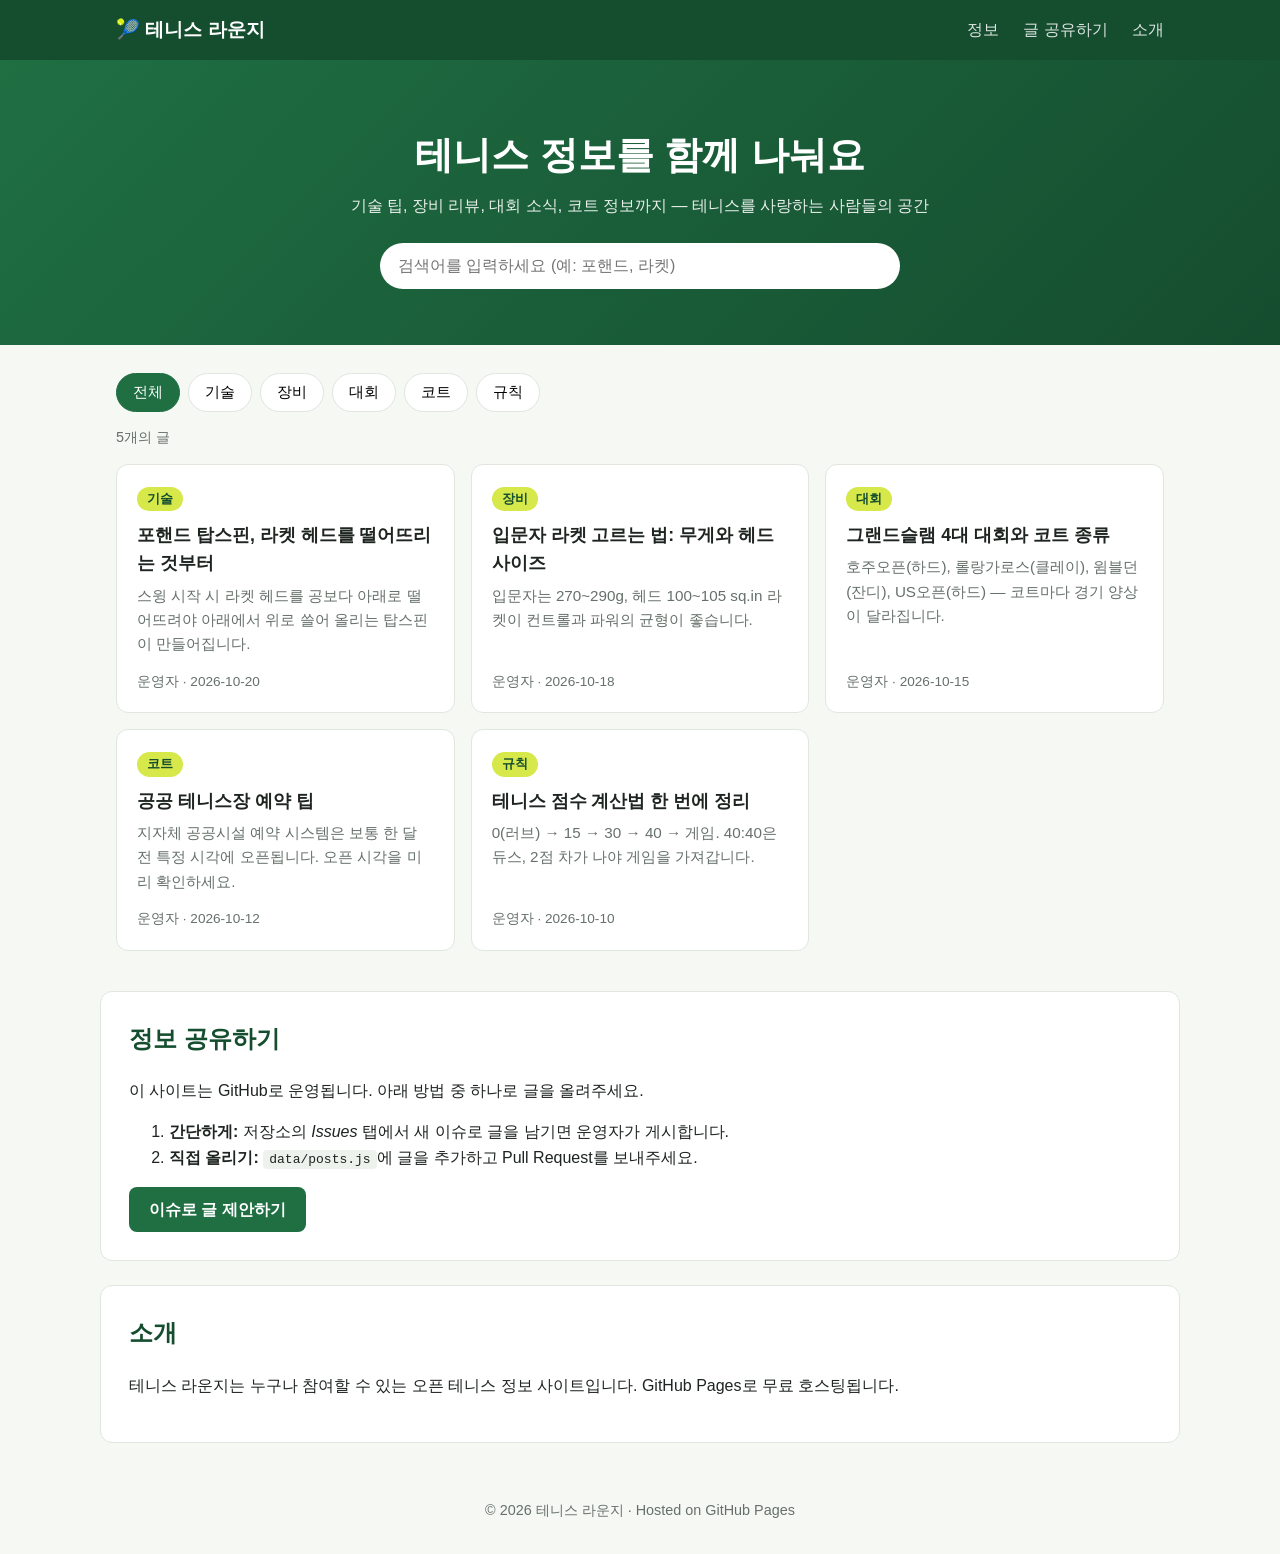
<file: index.html>
<!DOCTYPE html>
<html lang="ko">
<head>
  <meta charset="UTF-8" />
  <meta name="viewport" content="width=device-width, initial-scale=1.0" />
  <title>테니스 라운지 | 테니스 정보 공유</title>
  <meta name="description" content="테니스 기술, 장비, 대회, 코트, 규칙 정보를 함께 나누는 커뮤니티" />
  <link rel="stylesheet" href="css/style.css" />
</head>
<body>
  <header class="site-header">
    <div class="container header-inner">
      <a href="#" class="logo">🎾 테니스 라운지</a>
      <nav>
        <a href="#posts">정보</a>
        <a href="#share">글 공유하기</a>
        <a href="#about">소개</a>
      </nav>
    </div>
  </header>

  <section class="hero">
    <div class="container">
      <h1>테니스 정보를 함께 나눠요</h1>
      <p>기술 팁, 장비 리뷰, 대회 소식, 코트 정보까지 — 테니스를 사랑하는 사람들의 공간</p>
      <input id="search" type="search" placeholder="검색어를 입력하세요 (예: 포핸드, 라켓)" />
    </div>
  </section>

  <main class="container" id="posts">
    <div class="filters" id="filters"></div>
    <p class="result-count" id="result-count"></p>
    <div class="grid" id="post-list"></div>
  </main>

  <section class="container panel" id="share">
    <h2>정보 공유하기</h2>
    <p>이 사이트는 GitHub로 운영됩니다. 아래 방법 중 하나로 글을 올려주세요.</p>
    <ol>
      <li><strong>간단하게:</strong> 저장소의 <em>Issues</em> 탭에서 새 이슈로 글을 남기면 운영자가 게시합니다.</li>
      <li><strong>직접 올리기:</strong> <code>data/posts.js</code>에 글을 추가하고 Pull Request를 보내주세요.</li>
    </ol>
    <a class="btn" id="issue-link" href="#" target="_blank" rel="noopener">이슈로 글 제안하기</a>
  </section>

  <section class="container panel" id="about">
    <h2>소개</h2>
    <p>테니스 라운지는 누구나 참여할 수 있는 오픈 테니스 정보 사이트입니다. GitHub Pages로 무료 호스팅됩니다.</p>
  </section>

  <footer class="site-footer">
    <div class="container">© 2026 테니스 라운지 · Hosted on GitHub Pages</div>
  </footer>

  <!-- 글 상세 모달 -->
  <dialog id="post-modal">
    <article>
      <button class="close" id="modal-close" aria-label="닫기">×</button>
      <span class="badge" id="modal-category"></span>
      <h2 id="modal-title"></h2>
      <p class="meta" id="modal-meta"></p>
      <div class="body" id="modal-body"></div>
    </article>
  </dialog>

  <script src="data/posts.js"></script>
  <script src="js/main.js"></script>
</body>
</html>
</file>
<file: css/style.css>
:root {
  --green: #1f6f43;
  --green-dark: #154d2f;
  --ball: #d7e84a;
  --bg: #f6f8f4;
  --card: #ffffff;
  --text: #1e2420;
  --muted: #66706a;
  --border: #e1e6df;
  --radius: 12px;
}

* { box-sizing: border-box; }

body {
  margin: 0;
  font-family: "Pretendard", "Apple SD Gothic Neo", "Malgun Gothic", sans-serif;
  background: var(--bg);
  color: var(--text);
  line-height: 1.6;
}

a { color: inherit; text-decoration: none; }

.container { max-width: 1080px; margin: 0 auto; padding: 0 16px; }

/* 헤더 */
.site-header {
  background: var(--green-dark);
  color: #fff;
  position: sticky;
  top: 0;
  z-index: 10;
}
.header-inner { display: flex; justify-content: space-between; align-items: center; height: 60px; }
.logo { font-weight: 800; font-size: 1.2rem; }
nav a { margin-left: 20px; opacity: .85; }
nav a:hover { opacity: 1; color: var(--ball); }

/* 히어로 */
.hero {
  background: linear-gradient(135deg, var(--green), var(--green-dark));
  color: #fff;
  padding: 64px 0 56px;
  text-align: center;
}
.hero h1 { margin: 0 0 8px; font-size: clamp(1.6rem, 4vw, 2.4rem); }
.hero p { margin: 0 0 24px; opacity: .9; }
#search {
  width: 100%;
  max-width: 520px;
  padding: 14px 18px;
  border: none;
  border-radius: 999px;
  font-size: 1rem;
  outline: 3px solid transparent;
}
#search:focus { outline-color: var(--ball); }

/* 필터 */
.filters { display: flex; flex-wrap: wrap; gap: 8px; margin: 28px 0 8px; }
.filters button {
  border: 1px solid var(--border);
  background: var(--card);
  padding: 8px 16px;
  border-radius: 999px;
  cursor: pointer;
  font-size: .95rem;
}
.filters button.active { background: var(--green); color: #fff; border-color: var(--green); }
.result-count { color: var(--muted); font-size: .9rem; }

/* 카드 그리드 */
.grid {
  display: grid;
  grid-template-columns: repeat(auto-fill, minmax(280px, 1fr));
  gap: 16px;
  margin-bottom: 40px;
}
.card {
  background: var(--card);
  border: 1px solid var(--border);
  border-radius: var(--radius);
  padding: 20px;
  cursor: pointer;
  transition: transform .15s, box-shadow .15s;
  display: flex;
  flex-direction: column;
}
.card:hover { transform: translateY(-3px); box-shadow: 0 8px 20px rgba(0,0,0,.08); }
.card h3 { margin: 10px 0 6px; font-size: 1.1rem; }
.card p { margin: 0; color: var(--muted); font-size: .95rem; flex: 1; }
.card .meta { margin-top: 14px; font-size: .85rem; }

.badge {
  display: inline-block;
  background: var(--ball);
  color: var(--green-dark);
  font-weight: 700;
  font-size: .8rem;
  padding: 2px 10px;
  border-radius: 999px;
}
.meta { color: var(--muted); }
.empty { color: var(--muted); grid-column: 1 / -1; text-align: center; padding: 40px 0; }

/* 패널 */
.panel {
  background: var(--card);
  border: 1px solid var(--border);
  border-radius: var(--radius);
  padding: 28px;
  margin-bottom: 24px;
}
.panel h2 { margin-top: 0; color: var(--green-dark); }
code { background: #eef2ec; padding: 2px 6px; border-radius: 4px; }
.btn {
  display: inline-block;
  background: var(--green);
  color: #fff;
  padding: 10px 20px;
  border-radius: 8px;
  font-weight: 600;
}
.btn:hover { background: var(--green-dark); }

/* 모달 */
dialog {
  border: none;
  border-radius: var(--radius);
  padding: 0;
  width: min(640px, calc(100% - 32px));
}
dialog::backdrop { background: rgba(0,0,0,.5); }
dialog article { padding: 28px; position: relative; }
dialog h2 { margin: 10px 0 4px; }
dialog .body { white-space: pre-line; margin-top: 16px; }
.close {
  position: absolute; top: 12px; right: 16px;
  background: none; border: none; font-size: 1.8rem; cursor: pointer; color: var(--muted);
}

/* 푸터 */
.site-footer { text-align: center; color: var(--muted); font-size: .9rem; padding: 32px 0; }

@media (max-width: 600px) {
  nav a { margin-left: 12px; font-size: .9rem; }
  .hero { padding: 44px 0 40px; }
}
</file>
